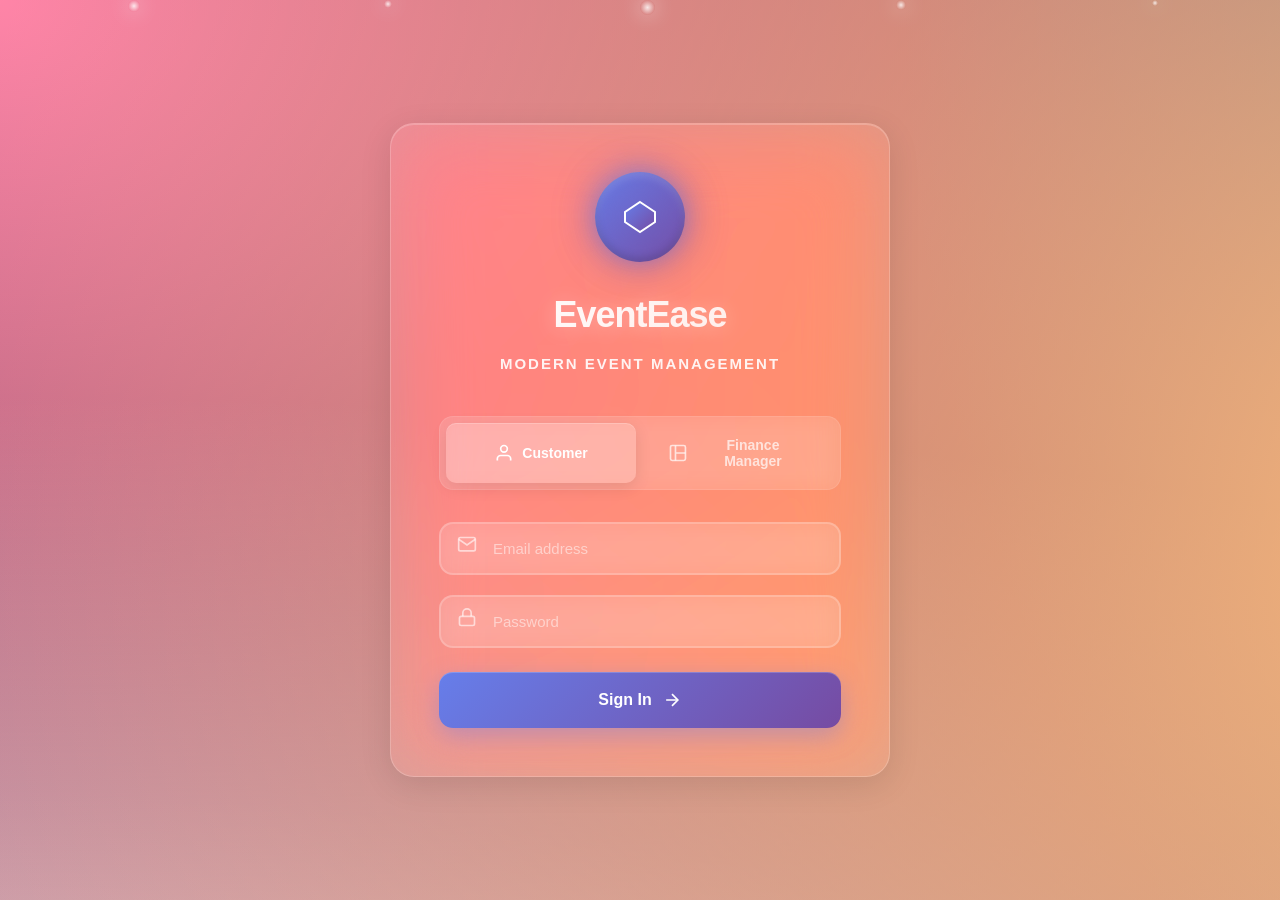
<file: src/main/resources/static/index.html>
<!DOCTYPE html>
<html lang="en">
<head>
  <meta charset="UTF-8">
  <meta name="viewport" content="width=device-width, initial-scale=1.0">
  <title>EventEase - Login</title>
  <link rel="stylesheet" href="styles.css">
</head>
<body>
<div class="login-container">
  <div class="login-card">
    <div class="brand">
      <div class="logo-circle">
        <svg width="40" height="40" viewBox="0 0 40 40" fill="none">
          <path d="M20 5L35 15V25L20 35L5 25V15L20 5Z" fill="url(#gradient)" stroke="white" stroke-width="2"/>
          <defs>
            <linearGradient id="gradient" x1="0%" y1="0%" x2="100%" y2="100%">
              <stop offset="0%" style="stop-color:#667eea"/>
              <stop offset="100%" style="stop-color:#764ba2"/>
            </linearGradient>
          </defs>
        </svg>
      </div>
      <h1>EventEase</h1>
      <p class="tagline">Modern Event Management</p>
    </div>

    <div class="role-switcher">
      <button class="role-btn active" data-role="customer" onclick="switchRole('customer')">
        <svg width="20" height="20" viewBox="0 0 24 24" fill="none" stroke="currentColor" stroke-width="2">
          <path d="M20 21v-2a4 4 0 0 0-4-4H8a4 4 0 0 0-4 4v2"/>
          <circle cx="12" cy="7" r="4"/>
        </svg>
        <span>Customer</span>
      </button>
      <button class="role-btn" data-role="manager" onclick="switchRole('manager')">
        <svg width="20" height="20" viewBox="0 0 24 24" fill="none" stroke="currentColor" stroke-width="2">
          <rect x="3" y="3" width="18" height="18" rx="2"/>
          <path d="M9 3v18M9 12h12"/>
        </svg>
        <span>Finance Manager</span>
      </button>
    </div>

    <form id="loginForm" class="login-form">
      <div class="input-group">
        <div class="input-icon">
          <svg width="20" height="20" viewBox="0 0 24 24" fill="none" stroke="currentColor" stroke-width="2">
            <path d="M4 4h16c1.1 0 2 .9 2 2v12c0 1.1-.9 2-2 2H4c-1.1 0-2-.9-2-2V6c0-1.1.9-2 2-2z"/>
            <polyline points="22,6 12,13 2,6"/>
          </svg>
        </div>
        <input type="email" id="email" placeholder="Email address" required>
      </div>

      <div class="input-group">
        <div class="input-icon">
          <svg width="20" height="20" viewBox="0 0 24 24" fill="none" stroke="currentColor" stroke-width="2">
            <rect x="3" y="11" width="18" height="11" rx="2" ry="2"/>
            <path d="M7 11V7a5 5 0 0 1 10 0v4"/>
          </svg>
        </div>
        <input type="password" id="password" placeholder="Password" required>
      </div>

      <div id="errorMessage" class="error-toast"></div>

      <button type="submit" class="submit-btn">
        <span>Sign In</span>
        <svg width="20" height="20" viewBox="0 0 24 24" fill="none" stroke="currentColor" stroke-width="2">
          <line x1="5" y1="12" x2="19" y2="12"/>
          <polyline points="12 5 19 12 12 19"/>
        </svg>
      </button>
    </form>




  </div>

  <div class="particles">
    <div class="particle"></div>
    <div class="particle"></div>
    <div class="particle"></div>
    <div class="particle"></div>
    <div class="particle"></div>
  </div>
</div>

<script src="login.js"></script>
</body>
</html>
</file>
<file: src/main/resources/static/styles.css>
/* 🔥 ULTRA PREMIUM CSS - DAMN EDITION 🔥 */
:root {
    --primary: #667eea;
    --primary-dark: #5568d3;
    --secondary: #764ba2;
    --accent: #f093fb;
    --success: #10b981;
    --danger: #ef4444;
    --warning: #f59e0b;
    --dark: #0f172a;
    --gray: #64748b;
    --light-gray: #f1f5f9;
    --white: #ffffff;

    --gradient-1: linear-gradient(135deg, #667eea 0%, #764ba2 100%);
    --gradient-2: linear-gradient(135deg, #f093fb 0%, #f5576c 100%);
    --gradient-3: linear-gradient(135deg, #4facfe 0%, #00f2fe 100%);
    --gradient-4: linear-gradient(135deg, #43e97b 0%, #38f9d7 100%);
    --gradient-5: linear-gradient(135deg, #fa709a 0%, #fee140 100%);
    --gradient-mesh: radial-gradient(at 40% 20%, hsla(28, 100%, 74%, 1) 0px, transparent 50%),
    radial-gradient(at 80% 0%, hsla(189, 100%, 56%, 1) 0px, transparent 50%),
    radial-gradient(at 0% 50%, hsla(355, 100%, 93%, 1) 0px, transparent 50%),
    radial-gradient(at 80% 50%, hsla(340, 100%, 76%, 1) 0px, transparent 50%),
    radial-gradient(at 0% 100%, hsla(22, 100%, 77%, 1) 0px, transparent 50%),
    radial-gradient(at 80% 100%, hsla(242, 100%, 70%, 1) 0px, transparent 50%),
    radial-gradient(at 0% 0%, hsla(343, 100%, 76%, 1) 0px, transparent 50%);

    --shadow-sm: 0 1px 2px 0 rgba(0, 0, 0, 0.05);
    --shadow: 0 4px 6px -1px rgba(0, 0, 0, 0.1), 0 2px 4px -1px rgba(0, 0, 0, 0.06);
    --shadow-lg: 0 20px 25px -5px rgba(0, 0, 0, 0.1), 0 10px 10px -5px rgba(0, 0, 0, 0.04);
    --shadow-xl: 0 25px 50px -12px rgba(0, 0, 0, 0.25);
    --shadow-glow: 0 0 20px rgba(102, 126, 234, 0.4), 0 0 40px rgba(118, 75, 162, 0.2);
    --shadow-glow-success: 0 0 20px rgba(16, 185, 129, 0.4);
    --shadow-glow-danger: 0 0 20px rgba(239, 68, 68, 0.4);

    --radius: 12px;
    --radius-lg: 20px;
    --radius-xl: 24px;
}

* {
    margin: 0;
    padding: 0;
    box-sizing: border-box;
}

body {
    font-family: -apple-system, BlinkMacSystemFont, 'Segoe UI', Roboto, 'Helvetica Neue', Arial, sans-serif;
    background: #0f172a;
    color: var(--dark);
    line-height: 1.6;
    -webkit-font-smoothing: antialiased;
    -moz-osx-font-smoothing: grayscale;
    overflow-x: hidden;
}

/* 🌟 ANIMATED BACKGROUND MESH */
.login-container {
    min-height: 100vh;
    display: flex;
    align-items: center;
    justify-content: center;
    padding: 20px;
    position: relative;
    overflow: hidden;
    background: var(--gradient-mesh);
    background-size: 300% 300%;
    animation: meshMove 20s ease infinite;
}

@keyframes meshMove {
    0%, 100% {
        background-position: 0% 50%;
    }
    50% {
        background-position: 100% 50%;
    }
}

/* 🎨 GLASSMORPHIC LOGIN CARD */
.login-card {
    background: rgba(255, 255, 255, 0.1);
    backdrop-filter: blur(40px) saturate(180%);
    -webkit-backdrop-filter: blur(40px) saturate(180%);
    border: 1px solid rgba(255, 255, 255, 0.2);
    padding: 48px;
    border-radius: var(--radius-xl);
    box-shadow: 0 8px 32px rgba(0, 0, 0, 0.1),
    inset 0 1px 0 rgba(255, 255, 255, 0.2);
    max-width: 500px;
    width: 100%;
    position: relative;
    z-index: 10;
    animation: slideUpFade 0.8s cubic-bezier(0.16, 1, 0.3, 1);
}

@keyframes slideUpFade {
    from {
        opacity: 0;
        transform: translateY(40px) scale(0.95);
        filter: blur(10px);
    }
    to {
        opacity: 1;
        transform: translateY(0) scale(1);
        filter: blur(0);
    }
}

/* ✨ BRAND SECTION WITH 3D EFFECT */
.brand {
    text-align: center;
    margin-bottom: 40px;
    perspective: 1000px;
}

.logo-circle {
    width: 90px;
    height: 90px;
    margin: 0 auto 24px;
    background: var(--gradient-1);
    border-radius: 50%;
    display: flex;
    align-items: center;
    justify-content: center;
    box-shadow: var(--shadow-glow),
    inset 0 -4px 8px rgba(0, 0, 0, 0.2),
    inset 0 4px 8px rgba(255, 255, 255, 0.2);
    animation: float3D 4s ease-in-out infinite;
    transform-style: preserve-3d;
    position: relative;
}

.logo-circle::before {
    content: '';
    position: absolute;
    inset: -2px;
    border-radius: 50%;
    background: var(--gradient-1);
    z-index: -1;
    opacity: 0.5;
    filter: blur(20px);
    animation: pulse 2s ease-in-out infinite;
}

@keyframes float3D {
    0%, 100% {
        transform: translateY(0px) rotateX(0deg) rotateY(0deg);
    }
    25% {
        transform: translateY(-15px) rotateX(5deg) rotateY(-5deg);
    }
    50% {
        transform: translateY(-20px) rotateX(0deg) rotateY(5deg);
    }
    75% {
        transform: translateY(-15px) rotateX(-5deg) rotateY(-5deg);
    }
}

@keyframes pulse {
    0%, 100% {
        transform: scale(1);
        opacity: 0.5;
    }
    50% {
        transform: scale(1.2);
        opacity: 0.8;
    }
}

.brand h1 {
    font-size: 36px;
    font-weight: 900;
    background: linear-gradient(135deg, #fff 0%, rgba(255, 255, 255, 0.8) 100%);
    -webkit-background-clip: text;
    -webkit-text-fill-color: transparent;
    margin-bottom: 8px;
    letter-spacing: -1px;
    text-shadow: 0 2px 20px rgba(255, 255, 255, 0.3);
    animation: shimmer 3s ease-in-out infinite;
}

@keyframes shimmer {
    0%, 100% {
        filter: brightness(1);
    }
    50% {
        filter: brightness(1.2);
    }
}

.tagline {
    color: rgba(255, 255, 255, 0.9);
    font-size: 15px;
    font-weight: 600;
    letter-spacing: 2px;
    text-transform: uppercase;
}

/* 🎯 ROLE SWITCHER WITH SMOOTH INDICATOR */
.role-switcher {
    display: grid;
    grid-template-columns: 1fr 1fr;
    gap: 8px;
    margin-bottom: 32px;
    background: rgba(255, 255, 255, 0.1);
    backdrop-filter: blur(10px);
    padding: 6px;
    border-radius: 14px;
    border: 1px solid rgba(255, 255, 255, 0.1);
    position: relative;
}

.role-btn {
    display: flex;
    align-items: center;
    justify-content: center;
    gap: 8px;
    padding: 14px 24px;
    border: none;
    background: transparent;
    color: rgba(255, 255, 255, 0.7);
    border-radius: 10px;
    cursor: pointer;
    font-weight: 700;
    font-size: 14px;
    transition: all 0.4s cubic-bezier(0.4, 0, 0.2, 1);
    position: relative;
    z-index: 1;
}

.role-btn:hover {
    color: rgba(255, 255, 255, 1);
    transform: scale(1.02);
}

.role-btn.active {
    background: rgba(255, 255, 255, 0.2);
    color: var(--white);
    box-shadow: 0 4px 16px rgba(0, 0, 0, 0.1),
    inset 0 1px 0 rgba(255, 255, 255, 0.2);
    transform: scale(1);
}

/* 💫 ENHANCED INPUT FIELDS */
.input-group {
    position: relative;
    margin-bottom: 20px;
}

.input-icon {
    position: absolute;
    left: 18px;
    top: 50%;
    transform: translateY(-50%);
    color: rgba(255, 255, 255, 0.6);
    z-index: 1;
    transition: all 0.3s;
    pointer-events: none;
}

.input-group input {
    width: 100%;
    padding: 16px 20px 16px 52px;
    border: 2px solid rgba(255, 255, 255, 0.2);
    border-radius: 14px;
    font-size: 15px;
    transition: all 0.4s cubic-bezier(0.4, 0, 0.2, 1);
    background: rgba(255, 255, 255, 0.1);
    backdrop-filter: blur(10px);
    color: var(--white);
    font-weight: 500;
}

.input-group input::placeholder {
    color: rgba(255, 255, 255, 0.5);
}

.input-group input:focus {
    outline: none;
    border-color: rgba(255, 255, 255, 0.6);
    background: rgba(255, 255, 255, 0.15);
    box-shadow: 0 0 0 4px rgba(255, 255, 255, 0.1),
    0 8px 24px rgba(0, 0, 0, 0.2);
    transform: translateY(-2px);
}

.input-group input:focus + .input-icon {
    color: var(--white);
    transform: translateY(-50%) scale(1.1);
}

/* 🚀 SUBMIT BUTTON WITH MAGNETIC EFFECT */
.submit-btn {
    width: 100%;
    padding: 18px;
    margin-top: 24px;
    background: var(--gradient-1);
    color: var(--white);
    border: none;
    border-radius: 14px;
    font-size: 16px;
    font-weight: 800;
    cursor: pointer;
    display: flex;
    align-items: center;
    justify-content: center;
    gap: 10px;
    transition: all 0.4s cubic-bezier(0.4, 0, 0.2, 1);
    box-shadow: 0 8px 24px rgba(102, 126, 234, 0.4),
    inset 0 1px 0 rgba(255, 255, 255, 0.2);
    position: relative;
    overflow: hidden;
}

.submit-btn::before {
    content: '';
    position: absolute;
    top: 0;
    left: -100%;
    width: 100%;
    height: 100%;
    background: linear-gradient(90deg, transparent, rgba(255, 255, 255, 0.3), transparent);
    transition: left 0.5s;
}

.submit-btn:hover::before {
    left: 100%;
}

.submit-btn:hover {
    transform: translateY(-4px) scale(1.02);
    box-shadow: 0 12px 32px rgba(102, 126, 234, 0.6),
    0 0 40px rgba(118, 75, 162, 0.4);
}

.submit-btn:active {
    transform: translateY(-2px) scale(0.98);
}

/* ⚠️ ERROR TOAST WITH SLIDE & SHAKE */
.error-toast {
    display: none;
    padding: 14px 18px;
    background: rgba(239, 68, 68, 0.15);
    backdrop-filter: blur(10px);
    border-left: 4px solid var(--danger);
    border-radius: 12px;
    color: #fee;
    font-size: 14px;
    margin-bottom: 20px;
    animation: slideShake 0.6s ease;
    box-shadow: 0 4px 16px rgba(239, 68, 68, 0.2);
}

@keyframes slideShake {
    0% {
        opacity: 0;
        transform: translateY(-10px);
    }
    50% {
        transform: translateY(0) translateX(5px);
    }
    60% {
        transform: translateX(-5px);
    }
    70% {
        transform: translateX(5px);
    }
    80% {
        transform: translateX(-5px);
    }
    100% {
        opacity: 1;
        transform: translateX(0);
    }
}

/* 🌈 DIVIDER WITH GRADIENT LINE */
.divider {
    text-align: center;
    margin: 32px 0 24px;
    position: relative;
}

.divider::before {
    content: '';
    position: absolute;
    top: 50%;
    left: 0;
    right: 0;
    height: 2px;
    background: linear-gradient(90deg,
    transparent 0%,
    rgba(255, 255, 255, 0.3) 50%,
    transparent 100%);
}

.divider span {
    background: rgba(255, 255, 255, 0.1);
    backdrop-filter: blur(10px);
    padding: 8px 20px;
    color: rgba(255, 255, 255, 0.9);
    font-size: 12px;
    font-weight: 700;
    position: relative;
    text-transform: uppercase;
    letter-spacing: 1.5px;
    border-radius: 20px;
    border: 1px solid rgba(255, 255, 255, 0.2);
}

/* 🎴 DEMO CARDS WITH HOLOGRAPHIC EFFECT */
.demo-cards {
    display: grid;
    gap: 14px;
}

.demo-card {
    display: flex;
    align-items: center;
    gap: 16px;
    padding: 18px;
    background: rgba(255, 255, 255, 0.1);
    backdrop-filter: blur(10px);
    border: 1px solid rgba(255, 255, 255, 0.15);
    border-radius: 14px;
    transition: all 0.4s cubic-bezier(0.4, 0, 0.2, 1);
    cursor: pointer;
    position: relative;
    overflow: hidden;
}

.demo-card::before {
    content: '';
    position: absolute;
    top: -50%;
    left: -50%;
    width: 200%;
    height: 200%;
    background: linear-gradient(45deg,
    transparent 30%,
    rgba(255, 255, 255, 0.1) 50%,
    transparent 70%);
    transform: rotate(45deg);
    transition: all 0.6s;
}

.demo-card:hover::before {
    left: 100%;
}

.demo-card:hover {
    background: rgba(255, 255, 255, 0.15);
    border-color: rgba(255, 255, 255, 0.3);
    transform: translateX(8px) scale(1.02);
    box-shadow: 0 8px 24px rgba(0, 0, 0, 0.2),
    inset 0 1px 0 rgba(255, 255, 255, 0.2);
}

.demo-icon {
    width: 52px;
    height: 52px;
    border-radius: 12px;
    display: flex;
    align-items: center;
    justify-content: center;
    color: var(--white);
    flex-shrink: 0;
    position: relative;
    box-shadow: 0 4px 16px rgba(0, 0, 0, 0.2);
}

.demo-icon.customer {
    background: var(--gradient-1);
}

.demo-icon.manager {
    background: var(--gradient-2);
}

.demo-icon::after {
    content: '';
    position: absolute;
    inset: -2px;
    border-radius: 12px;
    background: inherit;
    z-index: -1;
    filter: blur(8px);
    opacity: 0.6;
}

.demo-info {
    flex: 1;
}

.demo-label {
    font-weight: 800;
    font-size: 14px;
    color: var(--white);
    margin-bottom: 4px;
}

.demo-email {
    font-size: 13px;
    color: rgba(255, 255, 255, 0.7);
    font-family: 'SF Mono', 'Monaco', 'Courier New', monospace;
}

.demo-pass {
    font-size: 12px;
    color: rgba(255, 255, 255, 0.6);
    font-family: 'SF Mono', 'Monaco', 'Courier New', monospace;
    margin-top: 2px;
}

/* ✨ FLOATING PARTICLES WITH GLOW */
.particles {
    position: absolute;
    width: 100%;
    height: 100%;
    top: 0;
    left: 0;
    overflow: hidden;
    pointer-events: none;
    z-index: 1;
}

.particle {
    position: absolute;
    border-radius: 50%;
    background: radial-gradient(circle, rgba(255, 255, 255, 0.8) 0%, transparent 70%);
    box-shadow: 0 0 20px rgba(255, 255, 255, 0.5);
    animation: float-particle-glow 15s infinite;
}

.particle:nth-child(1) {
    width: 12px;
    height: 12px;
    left: 10%;
    animation-delay: 0s;
    animation-duration: 12s;
}

.particle:nth-child(2) {
    width: 8px;
    height: 8px;
    left: 30%;
    animation-delay: 2s;
    animation-duration: 15s;
}

.particle:nth-child(3) {
    width: 15px;
    height: 15px;
    left: 50%;
    animation-delay: 4s;
    animation-duration: 18s;
}

.particle:nth-child(4) {
    width: 10px;
    height: 10px;
    left: 70%;
    animation-delay: 1s;
    animation-duration: 14s;
}

.particle:nth-child(5) {
    width: 6px;
    height: 6px;
    left: 90%;
    animation-delay: 3s;
    animation-duration: 16s;
}

@keyframes float-particle-glow {
    0% {
        transform: translateY(100vh) scale(0) rotate(0deg);
        opacity: 0;
    }
    10% {
        opacity: 1;
    }
    50% {
        transform: translateY(50vh) scale(1) rotate(180deg);
    }
    90% {
        opacity: 1;
    }
    100% {
        transform: translateY(-10vh) scale(0) rotate(360deg);
        opacity: 0;
    }
}

/* 🎨 DASHBOARD WITH DARK THEME */
.dashboard-container {
    min-height: 100vh;
    background: linear-gradient(135deg, #0f172a 0%, #1e293b 100%);
    padding: 20px;
    position: relative;
}

.dashboard-container::before {
    content: '';
    position: absolute;
    top: 0;
    left: 0;
    right: 0;
    height: 400px;
    background: radial-gradient(circle at 50% 0%, rgba(102, 126, 234, 0.15) 0%, transparent 70%);
    pointer-events: none;
}

.dashboard {
    max-width: 1400px;
    margin: 0 auto;
    position: relative;
    z-index: 1;
}

/* 🎯 PREMIUM NAVIGATION */
.dashboard-nav {
    background: rgba(255, 255, 255, 0.05);
    backdrop-filter: blur(20px);
    border: 1px solid rgba(255, 255, 255, 0.1);
    padding: 24px 40px;
    border-radius: var(--radius-xl);
    box-shadow: 0 8px 32px rgba(0, 0, 0, 0.2);
    margin-bottom: 32px;
    display: flex;
    justify-content: space-between;
    align-items: center;
}

.nav-brand {
    display: flex;
    align-items: center;
    gap: 14px;
}

.nav-logo {
    width: 48px;
    height: 48px;
    background: var(--gradient-1);
    border-radius: 12px;
    display: flex;
    align-items: center;
    justify-content: center;
    color: var(--white);
    box-shadow: var(--shadow-glow);
    position: relative;
}

.nav-logo::before {
    content: '';
    position: absolute;
    inset: -2px;
    border-radius: 12px;
    background: var(--gradient-1);
    z-index: -1;
    filter: blur(12px);
    opacity: 0.5;
}

.nav-brand h2 {
    font-size: 26px;
    font-weight: 900;
    background: linear-gradient(135deg, #fff 0%, rgba(255, 255, 255, 0.7) 100%);
    -webkit-background-clip: text;
    -webkit-text-fill-color: transparent;
    letter-spacing: -0.5px;
}

.nav-user {
    display: flex;
    align-items: center;
    gap: 20px;
}

.user-avatar {
    width: 52px;
    height: 52px;
    background: var(--gradient-1);
    border-radius: 50%;
    display: flex;
    align-items: center;
    justify-content: center;
    color: var(--white);
    font-weight: 800;
    font-size: 20px;
    box-shadow: 0 4px 16px rgba(102, 126, 234, 0.4);
    position: relative;
}

.user-avatar::before {
    content: '';
    position: absolute;
    inset: -3px;
    border-radius: 50%;
    background: var(--gradient-1);
    z-index: -1;
    filter: blur(8px);
    opacity: 0.6;
    animation: pulse 2s ease-in-out infinite;
}

.user-details h4 {
    font-size: 16px;
    font-weight: 800;
    color: var(--white);
}

.user-details p {
    font-size: 14px;
    color: rgba(255, 255, 255, 0.6);
}

/* 🚀 PREMIUM BUTTONS */
.btn {
    padding: 12px 24px;
    border: none;
    border-radius: 10px;
    font-weight: 700;
    font-size: 14px;
    cursor: pointer;
    transition: all 0.4s cubic-bezier(0.4, 0, 0.2, 1);
    display: inline-flex;
    align-items: center;
    gap: 8px;
    position: relative;
    overflow: hidden;
}

.btn::before {
    content: '';
    position: absolute;
    top: 50%;
    left: 50%;
    width: 0;
    height: 0;
    border-radius: 50%;
    background: rgba(255, 255, 255, 0.2);
    transform: translate(-50%, -50%);
    transition: width 0.6s, height 0.6s;
}

.btn:hover::before {
    width: 300px;
    height: 300px;
}

.btn-primary {
    background: var(--gradient-1);
    color: var(--white);
    box-shadow: 0 4px 16px rgba(102, 126, 234, 0.4);
}

.btn-primary:hover {
    transform: translateY(-3px) scale(1.02);
    box-shadow: 0 8px 24px rgba(102, 126, 234, 0.6);
}

.btn-success {
    background: var(--gradient-4);
    color: var(--white);
    box-shadow: 0 4px 16px rgba(16, 185, 129, 0.4);
}

.btn-success:hover {
    transform: translateY(-3px);
    box-shadow: 0 8px 24px rgba(16, 185, 129, 0.6);
}

.btn-danger {
    background: var(--gradient-2);
    color: var(--white);
    box-shadow: 0 4px 16px rgba(239, 68, 68, 0.4);
}

.btn-danger:hover {
    transform: translateY(-3px);
    box-shadow: 0 8px 24px rgba(239, 68, 68, 0.6);
}

.btn-warning {
    background: var(--gradient-5);
    color: var(--white);
    box-shadow: 0 4px 16px rgba(245, 158, 11, 0.4);
}

.btn-secondary {
    background: rgba(255, 255, 255, 0.1);
    backdrop-filter: blur(10px);
    color: var(--white);
    border: 1px solid rgba(255, 255, 255, 0.2);
}

/* 📊 STATS CARDS WITH NEON GLOW */
.stats-grid {
    display: grid;
    grid-template-columns: repeat(auto-fit, minmax(280px, 1fr));
    gap: 24px;
    margin-bottom: 32px;
}

.stat-card {
    background: rgba(255, 255, 255, 0.05);
    backdrop-filter: blur(20px);
    border: 1px solid rgba(255, 255, 255, 0.1);
    padding: 28px;
    border-radius: var(--radius-xl);
    box-shadow: 0 8px 32px rgba(0, 0, 0, 0.2);
    position: relative;
    overflow: hidden;
    transition: all 0.4s cubic-bezier(0.4, 0, 0.2, 1);
}

.stat-card::before {
    content: '';
    position: absolute;
    top: 0;
    left: 0;
    width: 100%;
    height: 4px;
    background: var(--gradient-1);
    box-shadow: 0 0 20px rgba(102, 126, 234, 0.5);
}

.stat-card:hover {
    transform: translateY(-8px) scale(1.02);
    border-color: rgba(255, 255, 255, 0.2);
    box-shadow: 0 16px 48px rgba(0, 0, 0, 0.3),
    0 0 40px rgba(102, 126, 234, 0.2);
}

.stat-header {
    display: flex;
    justify-content: space-between;
    align-items: flex-start;
    margin-bottom: 20px;
}

.stat-icon {
    width: 56px;
    height: 56px;
    border-radius: 14px;
    display: flex;
    align-items: center;
    justify-content: center;
    background: var(--gradient-1);
    color: var(--white);
    box-shadow: 0 4px 16px rgba(102, 126, 234, 0.4);
    position: relative;
}

.stat-icon::after {
    content: '';
    position: absolute;
    inset: -2px;
    border-radius: 14px;
    background: var(--gradient-1);
    z-index: -1;
    filter: blur(12px);
    opacity: 0.5;
}

.stat-value {
    font-size: 40px;
    font-weight: 900;
    background: linear-gradient(135deg, #fff 0%, rgba(255, 255, 255, 0.7) 100%);
    -webkit-background-clip: text;
    -webkit-text-fill-color: transparent;
    line-height: 1;
    letter-spacing: -1px;
}

.stat-label {
    font-size: 14px;
    color: rgba(255, 255, 255, 0.7);
    font-weight: 700;
    margin-top: 12px;
    text-transform: uppercase;
    letter-spacing: 1px;
}

/* 🎴 EVENT CARDS WITH ADVANCED HOVER */
.events-grid {
    display: grid;
    grid-template-columns: repeat(auto-fill, minmax(340px, 1fr));
    gap: 28px;
    margin-top: 24px;
}

.event-card {
    background: rgba(255, 255, 255, 0.05);
    backdrop-filter: blur(20px);
    border: 1px solid rgba(255, 255, 255, 0.1);
    border-radius: var(--radius-xl);
    box-shadow: 0 8px 32px rgba(0, 0, 0, 0.2);
    overflow: hidden;
    transition: all 0.5s cubic-bezier(0.4, 0, 0.2, 1);
    cursor: pointer;
    position: relative;
}

.event-card::before {
    content: '';
    position: absolute;
    top: 0;
    left: -100%;
    width: 100%;
    height: 100%;
    background: linear-gradient(90deg, transparent, rgba(255, 255, 255, 0.1), transparent);
    transition: left 0.6s;
    z-index: 1;
}

.event-card:hover::before {
    left: 100%;
}

.event-card:hover {
    transform: translateY(-12px) rotateX(2deg);
    border-color: rgba(255, 255, 255, 0.2);
    box-shadow: 0 24px 64px rgba(0, 0, 0, 0.4),
    0 0 60px rgba(102, 126, 234, 0.3);
}

.event-image {
    width: 100%;
    height: 200px;
    background: var(--gradient-1);
    display: flex;
    align-items: center;
    justify-content: center;
    color: var(--white);
    position: relative;
    overflow: hidden;
}

.event-image::after {
    content: '';
    position: absolute;
    inset: 0;
    background: linear-gradient(180deg, transparent 0%, rgba(0, 0, 0, 0.3) 100%);
}

.event-content {
    padding: 28px;
}

.event-header {
    margin-bottom: 16px;
}

.event-card h3 {
    font-size: 22px;
    font-weight: 800;
    color: var(--white);
    margin-bottom: 12px;
    letter-spacing: -0.5px;
}

.event-date {
    display: flex;
    align-items: center;
    gap: 8px;
    color: rgba(255, 255, 255, 0.7);
    font-size: 14px;
    margin-bottom: 6px;
    font-weight: 600;
}

.event-location {
    display: flex;
    align-items: center;
    gap: 8px;
    color: rgba(255, 255, 255, 0.7);
    font-size: 14px;
    font-weight: 600;
}

.event-footer {
    display: flex;
    justify-content: space-between;
    align-items: center;
    padding-top: 20px;
    border-top: 1px solid rgba(255, 255, 255, 0.1);
    margin-top: 20px;
}

.event-price {
    font-size: 28px;
    font-weight: 900;
    background: var(--gradient-4);
    -webkit-background-clip: text;
    -webkit-text-fill-color: transparent;
}

.event-seats {
    font-size: 13px;
    color: rgba(255, 255, 255, 0.8);
    background: rgba(255, 255, 255, 0.1);
    backdrop-filter: blur(10px);
    padding: 8px 16px;
    border-radius: 20px;
    border: 1px solid rgba(255, 255, 255, 0.2);
    font-weight: 700;
}

/* 📋 TABLES WITH GLASSMORPHISM */
.table-container {
    background: rgba(255, 255, 255, 0.05);
    backdrop-filter: blur(20px);
    border: 1px solid rgba(255, 255, 255, 0.1);
    border-radius: var(--radius-xl);
    box-shadow: 0 8px 32px rgba(0, 0, 0, 0.2);
    overflow: hidden;
}

table {
    width: 100%;
    border-collapse: collapse;
}

thead {
    background: rgba(255, 255, 255, 0.05);
    border-bottom: 2px solid rgba(255, 255, 255, 0.1);
}

th {
    padding: 20px;
    text-align: left;
    font-weight: 800;
    font-size: 13px;
    color: var(--white);
    text-transform: uppercase;
    letter-spacing: 1px;
}

td {
    padding: 20px;
    border-bottom: 1px solid rgba(255, 255, 255, 0.05);
    font-size: 15px;
    color: rgba(255, 255, 255, 0.9);
    font-weight: 600;
}

tbody tr {
    transition: all 0.3s;
}

tbody tr:hover {
    background: rgba(255, 255, 255, 0.05);
    transform: scale(1.01);
}

/* 🏷️ STATUS BADGES WITH GLOW */
.status-badge {
    display: inline-flex;
    align-items: center;
    padding: 8px 16px;
    border-radius: 20px;
    font-size: 12px;
    font-weight: 800;
    text-transform: uppercase;
    letter-spacing: 0.5px;
    border: 1px solid;
    backdrop-filter: blur(10px);
}

.status-pending {
    background: rgba(245, 158, 11, 0.15);
    color: #fbbf24;
    border-color: rgba(251, 191, 36, 0.3);
    box-shadow: 0 0 20px rgba(245, 158, 11, 0.2);
}

.status-confirmed,
.status-completed {
    background: rgba(16, 185, 129, 0.15);
    color: #34d399;
    border-color: rgba(52, 211, 153, 0.3);
    box-shadow: 0 0 20px rgba(16, 185, 129, 0.2);
}

.status-canceled,
.status-failed {
    background: rgba(239, 68, 68, 0.15);
    color: #f87171;
    border-color: rgba(248, 113, 113, 0.3);
    box-shadow: 0 0 20px rgba(239, 68, 68, 0.2);
}

.status-refunded {
    background: rgba(139, 92, 246, 0.15);
    color: #a78bfa;
    border-color: rgba(167, 139, 250, 0.3);
    box-shadow: 0 0 20px rgba(139, 92, 246, 0.2);
}

/* 🎭 MODAL WITH CINEMATIC BLUR */
.modal {
    display: none;
    position: fixed;
    top: 0;
    left: 0;
    width: 100%;
    height: 100%;
    background: rgba(0, 0, 0, 0.8);
    backdrop-filter: blur(12px);
    z-index: 1000;
    align-items: center;
    justify-content: center;
    animation: fadeIn 0.4s cubic-bezier(0.4, 0, 0.2, 1);
}

.modal.active {
    display: flex;
}

@keyframes fadeIn {
    from {
        opacity: 0;
        backdrop-filter: blur(0px);
    }
    to {
        opacity: 1;
        backdrop-filter: blur(12px);
    }
}

.modal-content {
    background: rgba(255, 255, 255, 0.05);
    backdrop-filter: blur(40px);
    border: 1px solid rgba(255, 255, 255, 0.2);
    border-radius: var(--radius-xl);
    padding: 40px;
    max-width: 540px;
    width: 90%;
    max-height: 90vh;
    overflow-y: auto;
    box-shadow: 0 24px 64px rgba(0, 0, 0, 0.5);
    animation: modalSlideUp 0.5s cubic-bezier(0.4, 0, 0.2, 1);
}

@keyframes modalSlideUp {
    from {
        opacity: 0;
        transform: translateY(40px) scale(0.9);
    }
    to {
        opacity: 1;
        transform: translateY(0) scale(1);
    }
}

.modal-header {
    display: flex;
    justify-content: space-between;
    align-items: center;
    margin-bottom: 28px;
    padding-bottom: 20px;
    border-bottom: 2px solid rgba(255, 255, 255, 0.1);
}

.modal-header h2 {
    font-size: 28px;
    font-weight: 900;
    background: linear-gradient(135deg, #fff 0%, rgba(255, 255, 255, 0.7) 100%);
    -webkit-background-clip: text;
    -webkit-text-fill-color: transparent;
    letter-spacing: -0.5px;
}

.close-btn {
    width: 40px;
    height: 40px;
    border-radius: 50%;
    border: none;
    background: rgba(255, 255, 255, 0.1);
    color: rgba(255, 255, 255, 0.7);
    font-size: 20px;
    cursor: pointer;
    transition: all 0.3s;
    display: flex;
    align-items: center;
    justify-content: center;
}

.close-btn:hover {
    background: var(--gradient-2);
    color: var(--white);
    transform: rotate(90deg);
    box-shadow: 0 0 20px rgba(239, 68, 68, 0.5);
}

.form-group {
    margin-bottom: 24px;
}

.form-group label {
    display: block;
    font-weight: 700;
    color: var(--white);
    margin-bottom: 10px;
    font-size: 14px;
    text-transform: uppercase;
    letter-spacing: 0.5px;
}

.form-group input,
.form-group select,
.form-group textarea {
    width: 100%;
    padding: 14px 18px;
    border: 2px solid rgba(255, 255, 255, 0.2);
    border-radius: 12px;
    font-size: 15px;
    transition: all 0.3s;
    background: rgba(0, 0, 0, 0.3);
    backdrop-filter: blur(10px);
    color: var(--white);
    font-weight: 600;
}

.form-group input::placeholder,
.form-group textarea::placeholder {
    color: rgba(255, 255, 255, 0.4);
}

.form-group input:focus,
.form-group select:focus,
.form-group textarea:focus {
    outline: none;
    border-color: rgba(255, 255, 255, 0.5);
    background: rgba(0, 0, 0, 0.4);
    box-shadow: 0 0 0 4px rgba(255, 255, 255, 0.1),
    0 8px 24px rgba(0, 0, 0, 0.2);
}

/* Fix for autofill background */
.form-group input:-webkit-autofill,
.form-group input:-webkit-autofill:hover,
.form-group input:-webkit-autofill:focus,
.form-group select:-webkit-autofill,
.form-group select:-webkit-autofill:hover,
.form-group select:-webkit-autofill:focus,
.form-group textarea:-webkit-autofill,
.form-group textarea:-webkit-autofill:hover,
.form-group textarea:-webkit-autofill:focus {
    -webkit-text-fill-color: var(--white);
    -webkit-box-shadow: 0 0 0px 1000px rgba(0, 0, 0, 0.3) inset;
    transition: background-color 5000s ease-in-out 0s;
    caret-color: var(--white);
}

/* 📦 SECTION */
.section {
    background: rgba(255, 255, 255, 0.05);
    backdrop-filter: blur(20px);
    border: 1px solid rgba(255, 255, 255, 0.1);
    border-radius: var(--radius-xl);
    padding: 36px;
    box-shadow: 0 8px 32px rgba(0, 0, 0, 0.2);
    margin-bottom: 32px;
}

.section-header {
    display: flex;
    justify-content: space-between;
    align-items: center;
    margin-bottom: 28px;
    padding-bottom: 20px;
    border-bottom: 2px solid rgba(255, 255, 255, 0.1);
}

.section-header h3 {
    font-size: 24px;
    font-weight: 900;
    color: var(--white);
    letter-spacing: -0.5px;
}

/* 📱 RESPONSIVE */
@media (max-width: 768px) {
    .login-card {
        padding: 36px 24px;
    }

    .brand h1 {
        font-size: 28px;
    }

    .dashboard-nav {
        flex-direction: column;
        gap: 20px;
        text-align: center;
    }

    .stats-grid {
        grid-template-columns: 1fr;
    }

    .events-grid {
        grid-template-columns: 1fr;
    }

    table {
        font-size: 13px;
    }

    th, td {
        padding: 14px 10px;
    }
}

/* ⏳ LOADING STATE */
.loading {
    text-align: center;
    padding: 60px;
    color: rgba(255, 255, 255, 0.7);
}

.spinner {
    width: 48px;
    height: 48px;
    margin: 0 auto 20px;
    border: 4px solid rgba(255, 255, 255, 0.1);
    border-top-color: transparent;
    border-radius: 50%;
    animation: spin 1s linear infinite;
    position: relative;
}

.spinner::before {
    content: '';
    position: absolute;
    inset: -4px;
    border-radius: 50%;
    border: 4px solid transparent;
    border-top-color: #667eea;
    animation: spin 1.5s linear infinite reverse;
}

@keyframes spin {
    to {
        transform: rotate(360deg);
    }
}

/* 🚫 EMPTY STATE */
.empty-state {
    text-align: center;
    padding: 80px 20px;
    color: rgba(255, 255, 255, 0.6);
}

.empty-state svg {
    width: 100px;
    height: 100px;
    margin-bottom: 24px;
    opacity: 0.3;
    filter: drop-shadow(0 0 20px rgba(255, 255, 255, 0.2));
}

.empty-state h3 {
    font-size: 24px;
    color: var(--white);
    margin-bottom: 12px;
    font-weight: 800;
}

.empty-state p {
    font-size: 15px;
}

/* ✅ SUCCESS TOAST */
.success-toast {
    position: fixed;
    top: 24px;
    right: 24px;
    background: rgba(16, 185, 129, 0.2);
    backdrop-filter: blur(20px);
    border: 1px solid rgba(52, 211, 153, 0.3);
    color: #d1fae5;
    padding: 18px 28px;
    border-radius: 14px;
    box-shadow: 0 8px 32px rgba(0, 0, 0, 0.3),
    0 0 40px rgba(16, 185, 129, 0.3);
    display: flex;
    align-items: center;
    gap: 14px;
    animation: slideInRight 0.5s cubic-bezier(0.4, 0, 0.2, 1);
    z-index: 2000;
    font-weight: 700;
}

@keyframes slideInRight {
    from {
        transform: translateX(400px);
        opacity: 0;
    }
    to {
        transform: translateX(0);
        opacity: 1;
    }
}

/* 🎬 ACTION BUTTONS */
.action-buttons {
    display: flex;
    gap: 10px;
}

.btn-sm {
    padding: 8px 16px;
    font-size: 13px;
}

.btn-icon {
    width: 36px;
    height: 36px;
    padding: 0;
    display: flex;
    align-items: center;
    justify-content: center;
    border-radius: 8px;
}

/* 🔍 FILTERS */
.filters {
    display: flex;
    gap: 14px;
    flex-wrap: wrap;
    margin-bottom: 28px;
}

.filter-group {
    flex: 1;
    min-width: 220px;
}

.filter-group select {
    width: 100%;
    padding: 12px 16px;
    border: 2px solid rgba(255, 255, 255, 0.2);
    border-radius: 12px;
    background: rgba(255, 255, 255, 0.05);
    backdrop-filter: blur(10px);
    color: var(--white);
    font-weight: 600;
    cursor: pointer;
    transition: all 0.3s;
}

.filter-group select:focus {
    outline: none;
    border-color: rgba(255, 255, 255, 0.4);
    box-shadow: 0 0 0 4px rgba(255, 255, 255, 0.1);
}

/* 💡 TOOLTIPS */
.tooltip {
    position: relative;
    display: inline-block;
}

.tooltip .tooltip-text {
    visibility: hidden;
    background: rgba(15, 23, 42, 0.95);
    backdrop-filter: blur(10px);
    color: var(--white);
    text-align: center;
    padding: 10px 16px;
    border-radius: 8px;
    font-size: 13px;
    font-weight: 600;
    position: absolute;
    z-index: 1;
    bottom: 125%;
    left: 50%;
    transform: translateX(-50%);
    white-space: nowrap;
    opacity: 0;
    transition: all 0.3s;
    border: 1px solid rgba(255, 255, 255, 0.2);
    box-shadow: 0 4px 16px rgba(0, 0, 0, 0.4);
}

.tooltip .tooltip-text::after {
    content: '';
    position: absolute;
    top: 100%;
    left: 50%;
    margin-left: -6px;
    border-width: 6px;
    border-style: solid;
    border-color: rgba(15, 23, 42, 0.95) transparent transparent transparent;
}

.tooltip:hover .tooltip-text {
    visibility: visible;
    opacity: 1;
    transform: translateX(-50%) translateY(-4px);
}

/* 🌊 CUSTOM SCROLLBAR */
::-webkit-scrollbar {
    width: 12px;
    height: 12px;
}

::-webkit-scrollbar-track {
    background: rgba(255, 255, 255, 0.05);
}

::-webkit-scrollbar-thumb {
    background: rgba(255, 255, 255, 0.2);
    border-radius: 6px;
    border: 2px solid transparent;
    background-clip: padding-box;
}

::-webkit-scrollbar-thumb:hover {
    background: rgba(255, 255, 255, 0.3);
    background-clip: padding-box;
}

/* 🎪 EXTRA ANIMATIONS */
@keyframes gradient-shift {
    0%, 100% {
        background-position: 0% 50%;
    }
    50% {
        background-position: 100% 50%;
    }
}

@keyframes glow-pulse {
    0%, 100% {
        box-shadow: 0 0 20px rgba(102, 126, 234, 0.4);
    }
    50% {
        box-shadow: 0 0 40px rgba(102, 126, 234, 0.8),
        0 0 60px rgba(118, 75, 162, 0.6);
    }
}

.glow-effect {
    animation: glow-pulse 2s ease-in-out infinite;
}

/* 🎯 FOCUS VISIBLE FOR ACCESSIBILITY */
*:focus-visible {
    outline: 2px solid rgba(255, 255, 255, 0.6);
    outline-offset: 2px;
}

/* 🎨 SELECTION STYLING */
::selection {
    background: rgba(102, 126, 234, 0.3);
    color: var(--white);
}

::-moz-selection {
    background: rgba(102, 126, 234, 0.3);
    color: var(--white);
}
</file>
